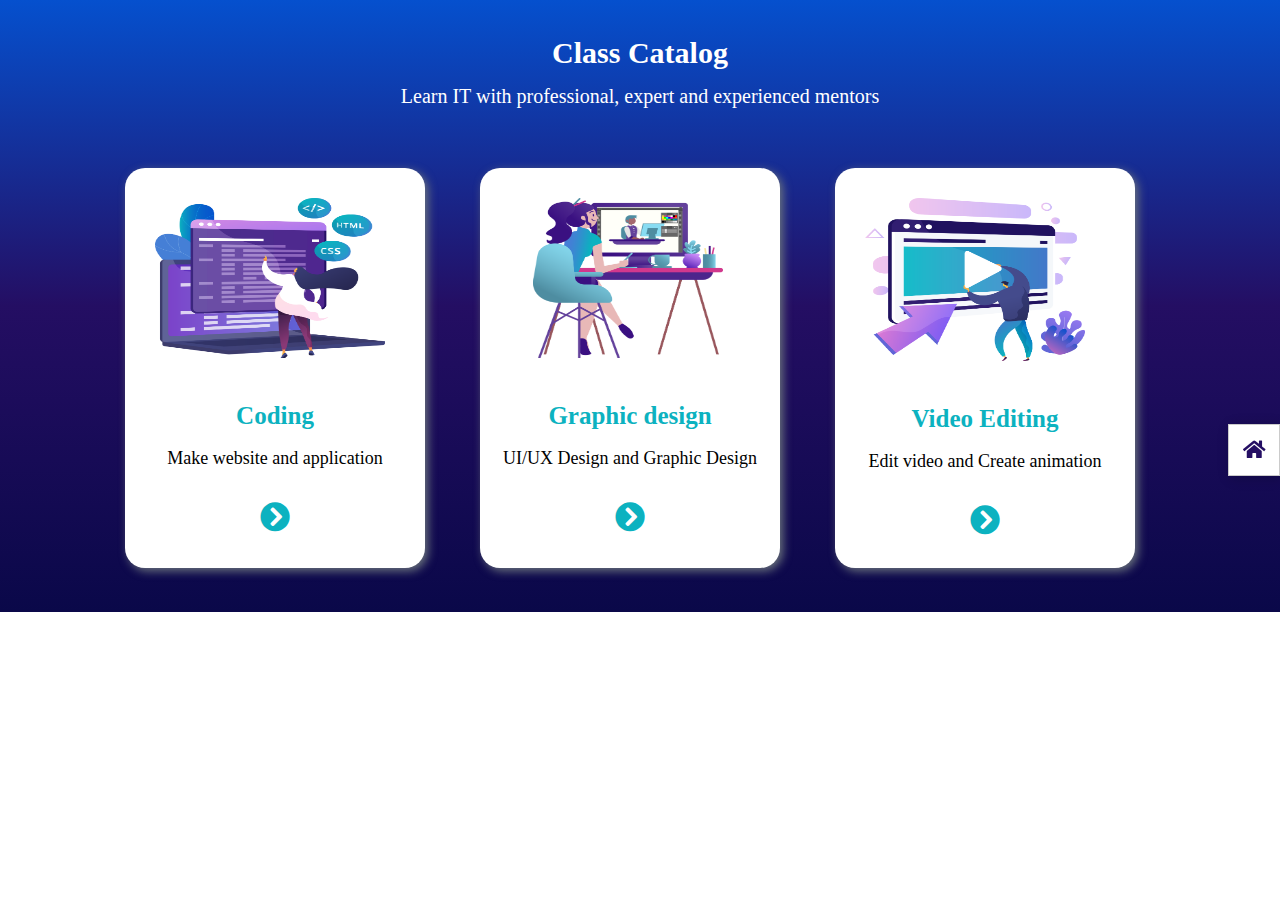
<file: catalog.html>
<!DOCTYPE html>
<html lang="en">
<head>
    <meta charset="UTF-8">
    <meta http-equiv="X-UA-Compatible" content="IE=edge">

    <title>Tech-Course Catalog</title>
    <link rel="stylesheet" type="text/css" href="catalog.css">
    <link rel="stylesheet" type="text/css" href="https://cdnjs.cloudflare.com/ajax/libs/font-awesome/5.15.3/css/all.min.css">
</head>

<body>
    <div class="class-container" id="class">
        <h2>Class Catalog</h2>
        <h4>Learn IT with professional, expert and experienced mentors</h4>
        <div class="class-box">
            <div class="box">
                <div class="class">
                    <img src="coding.png" alt="coding" height="160px" width="230px" class="illus">
                    <h3>Coding</h3>
                    <p>Make website and application</p>
                    <a href="coding.html"><i class="fas fa-chevron-circle-right"></i></a>
                </div>
            </div>
            <div class="box">
                <div class="class">
                    <img src="graphicdesign.png" alt="graphicdesign" height="160px" width="190px" class="illus2 ">
                    <h3>Graphic design</h3>
                    <p>UI/UX Design and Graphic Design </p>
                    <a href="graphic.html"><i class="fas fa-chevron-circle-right"></i></a>
                </div>
            </div>
            <div class="box">
                <div class="class">
                    <img src="video.png" alt="video" height="163px" width="220px" class="illus">
                    <h3>Video Editing</h3>
                    <p>Edit video and Create animation</p>
                    <a href="editing.html"><i class="fas fa-chevron-circle-right"></i></a>
                </div>
            </div>
        </div>
    </div> 

    <div class="sosbar">
        <a href="index.html"><i class="fas fa-home"></i></a>
    </div>
</body>
</html>
</file>
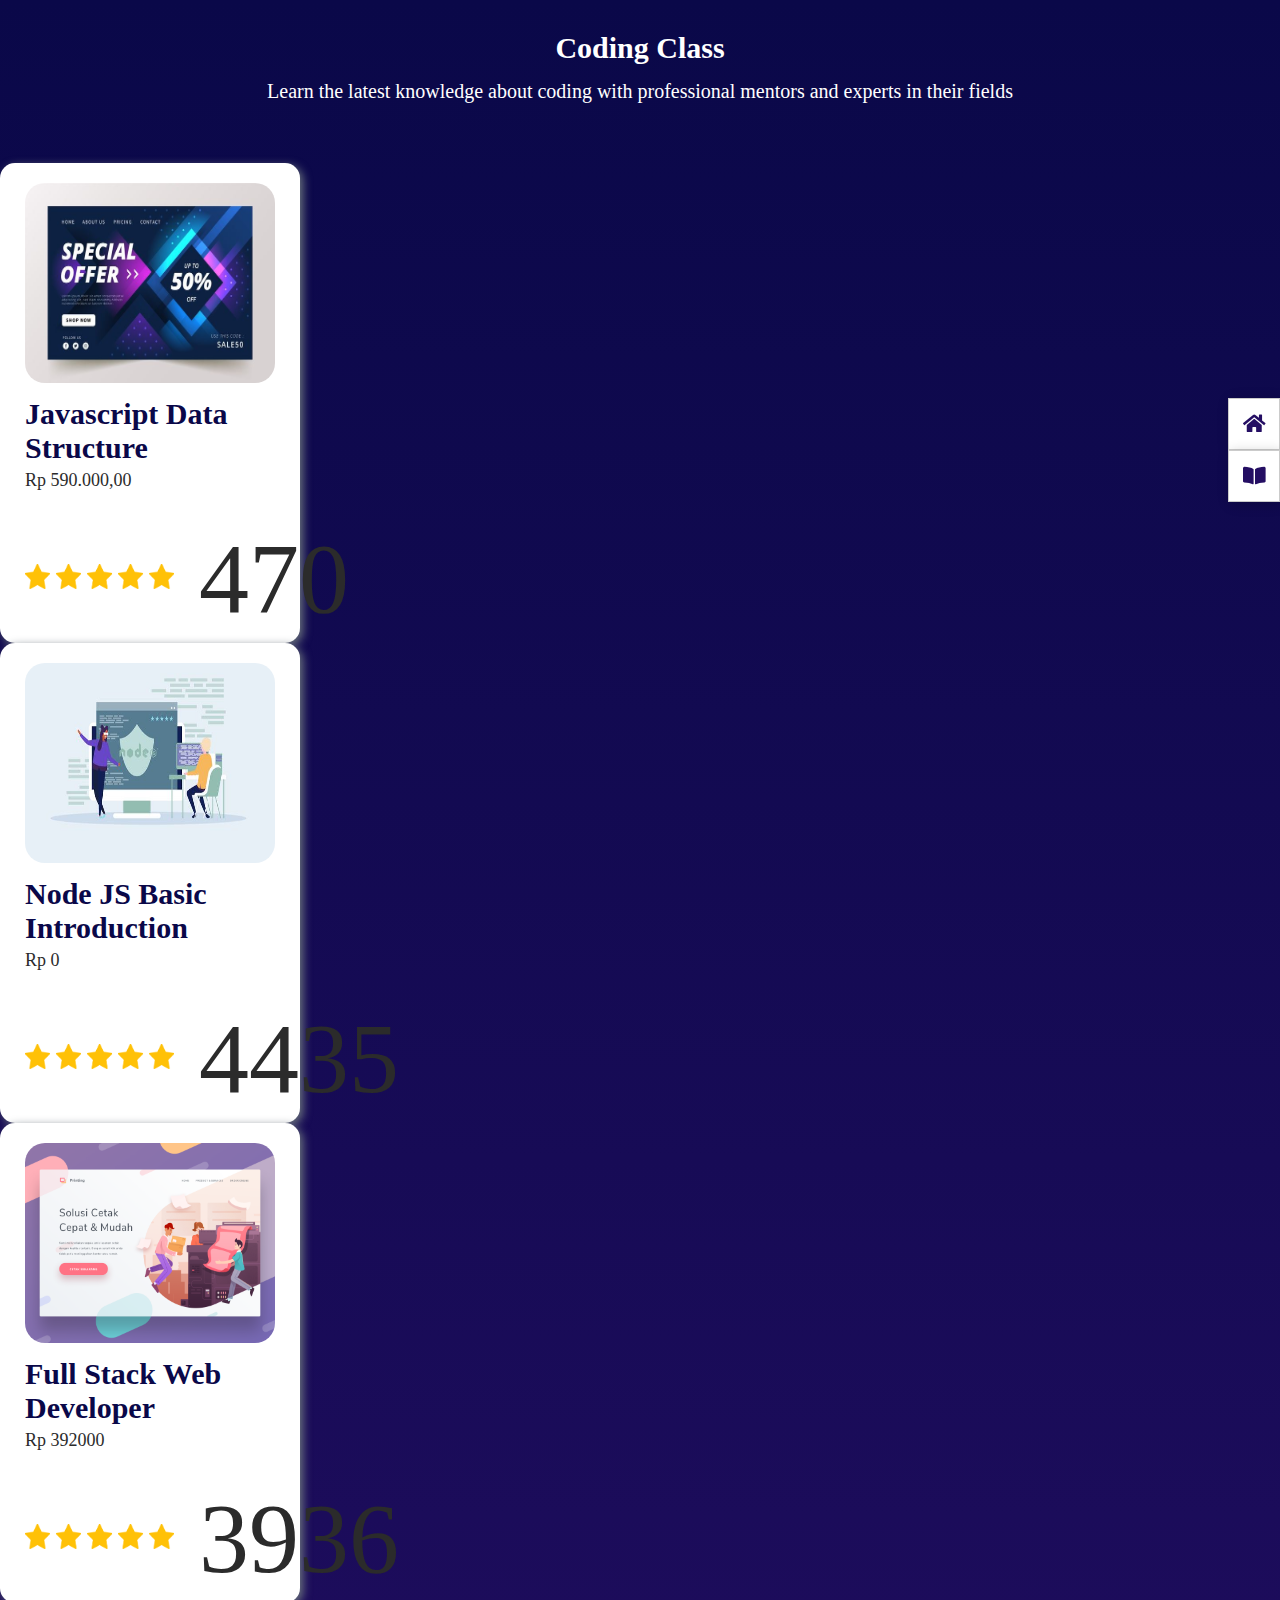
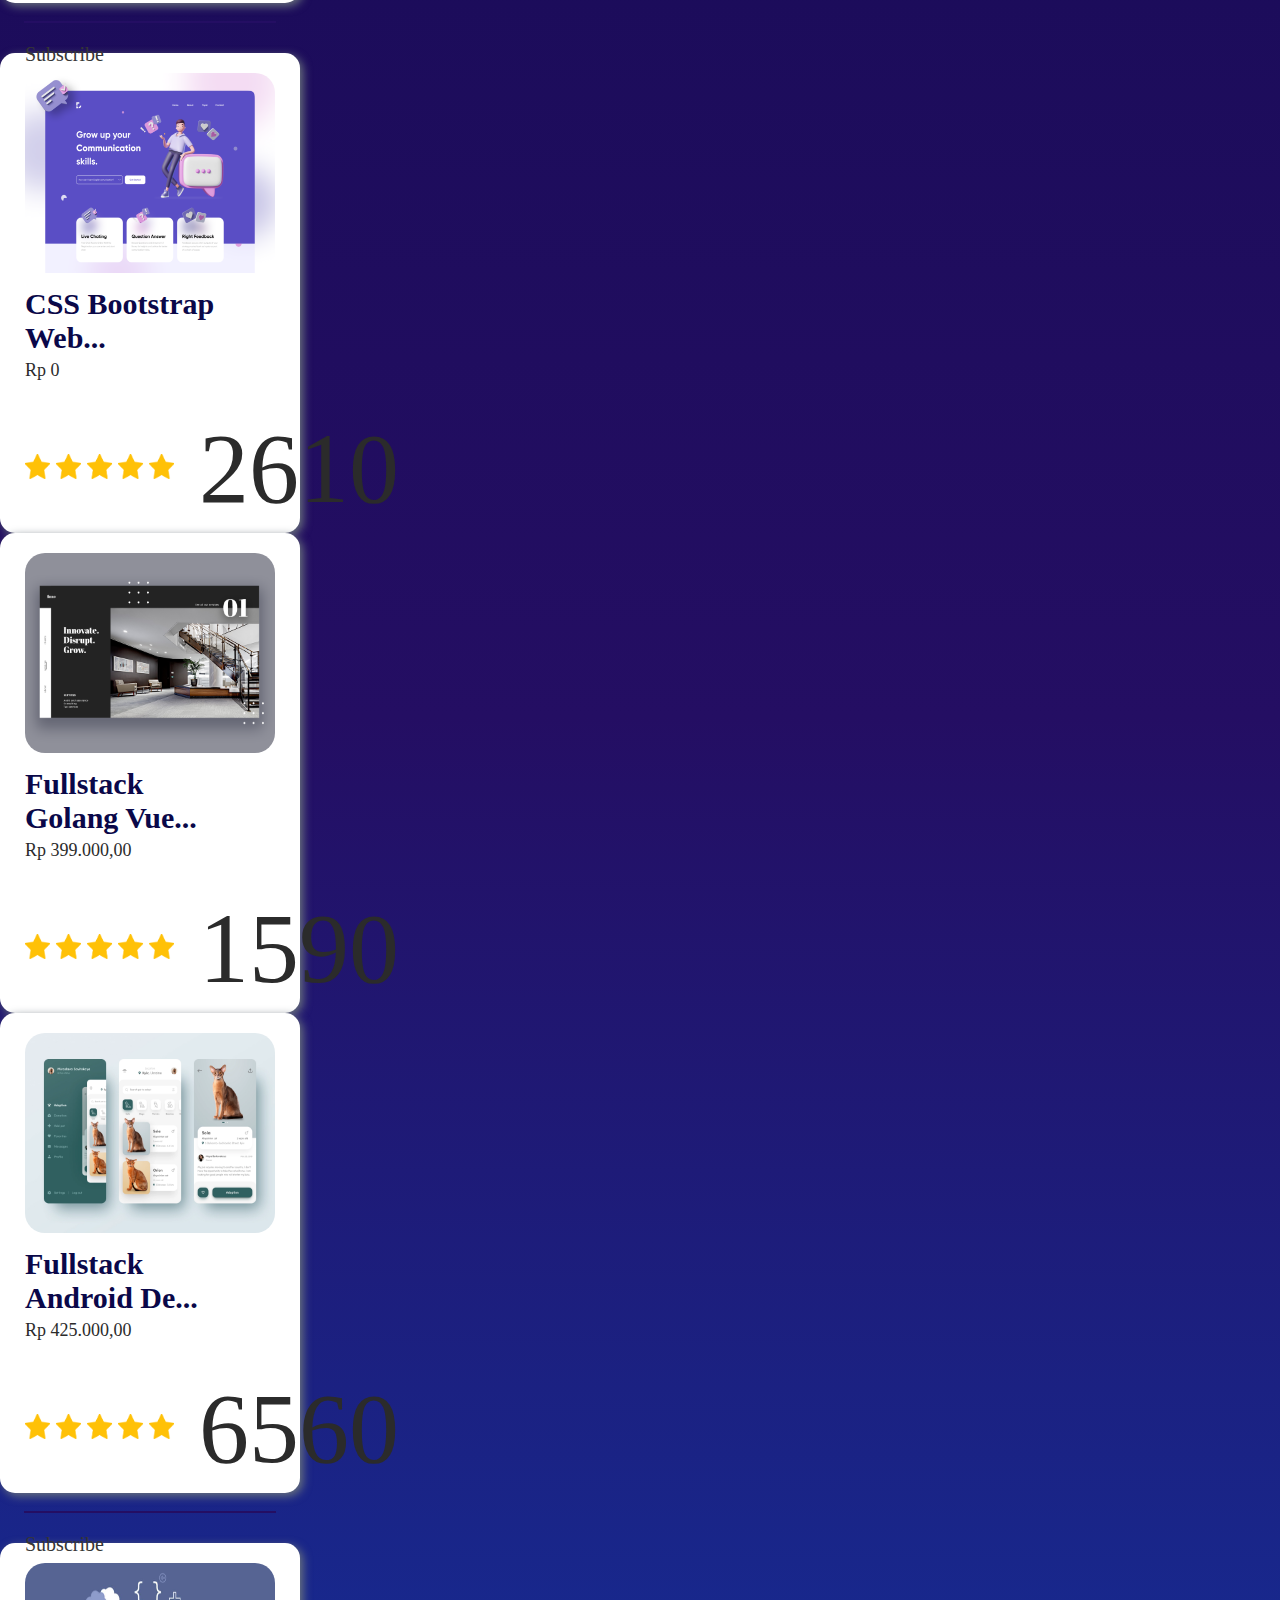
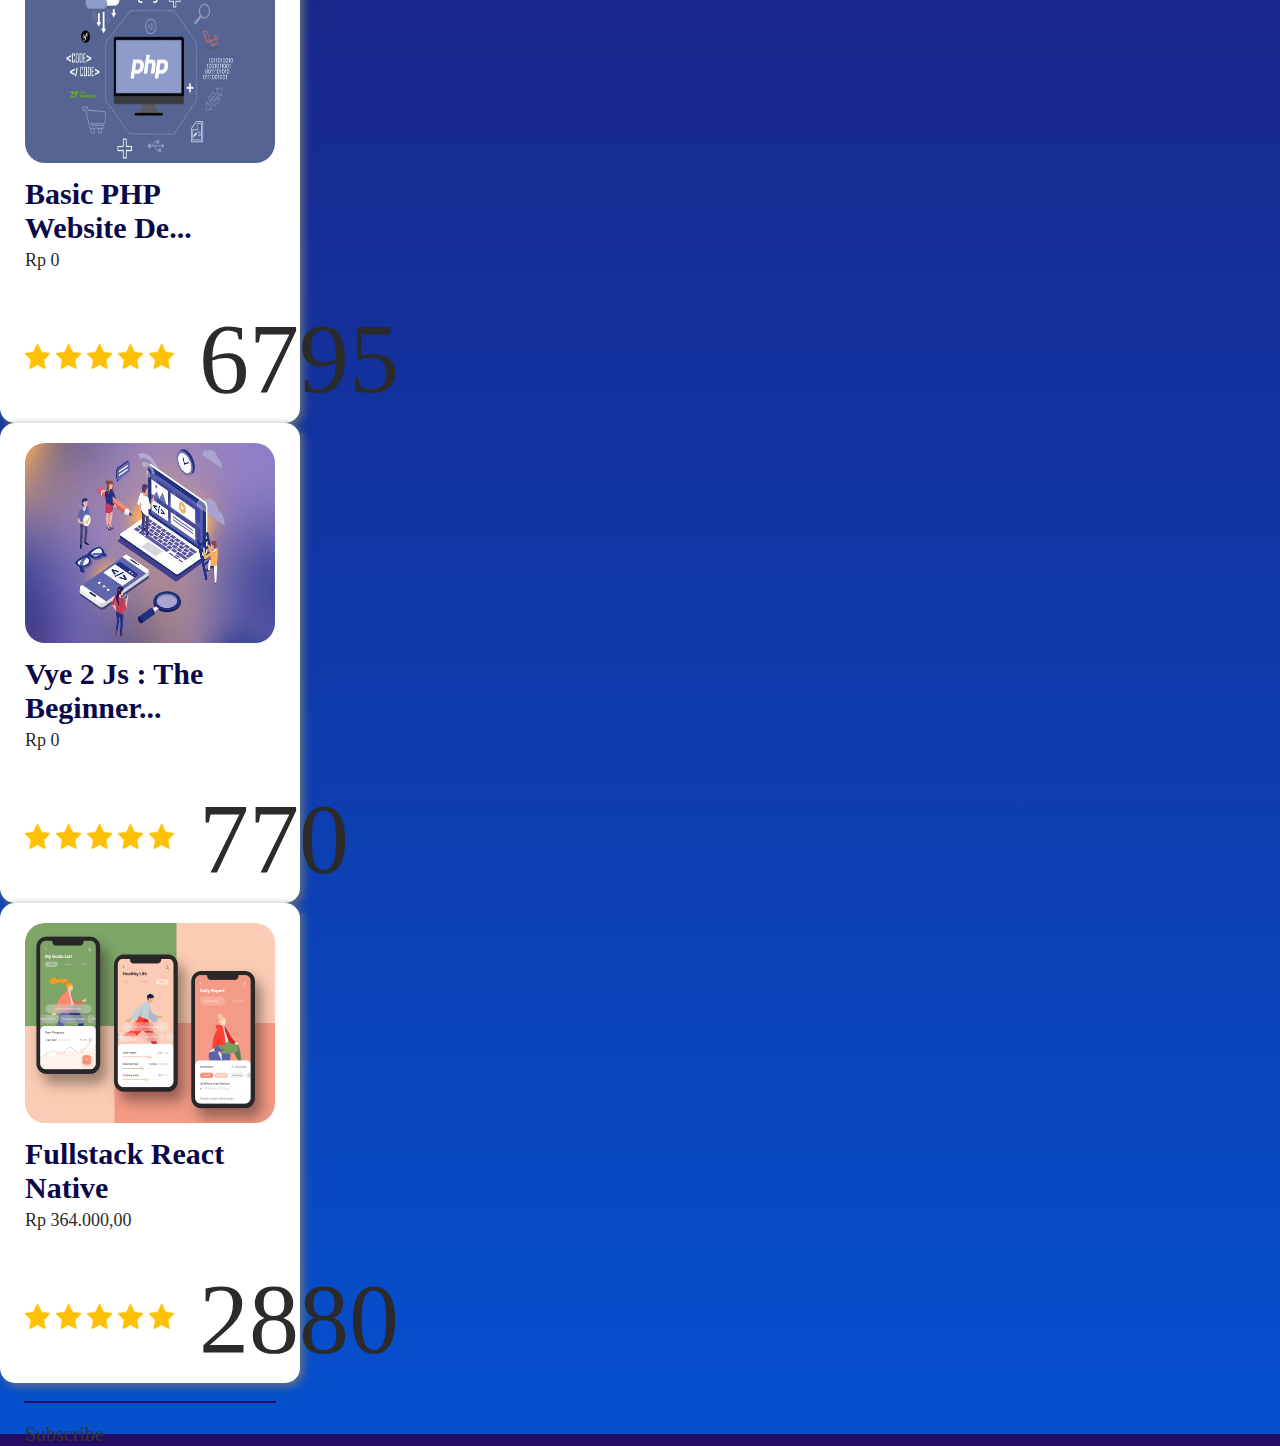
<file: coding.html>
<!DOCTYPE html>
<html lang="en">
<head>
    <meta charset="UTF-8">
    <meta http-equiv="X-UA-Compatible" content="IE=edge">
    <meta name="viewport" content="width=device-width, initial-scale=1.0">
    <title>Coding Class Tech Course</title>
    <link rel="stylesheet" type="text/css" href="coding.css">
    <link rel="stylesheet" type="text/css" href="https://cdnjs.cloudflare.com/ajax/libs/font-awesome/5.15.3/css/all.min.css">
</head>
<body>
 
    <div class="coding-container">
        <h2>Coding Class</h2>
        <h4>Learn the latest knowledge about coding with professional mentors and experts in their fields</h4>
        <div class="coding-box">
            <div class="box">
                <div class="coding">
                    <img src="js1.jpg" alt="JS Data Structure" height="200px" width="250px" class="illus">
                    <h3>Javascript Data Structure</h3>
                    <h4>Rp 590.000,00</h4>
                    <div class="text">
                        <img src="star.png" alt="Star" class="star" width="150" height="25">
                        <p>470</p>
                    </div>
                    <hr size="2" color="#240E63" noshade>
                    <p>Subscribe</p>
                </div>
            </div>

            <div class="box">
                <div class="coding">
                    <img src="node.jpg" alt="Node Js Basic" height="200px" width="250px" class="illus">
                    <h3>Node JS Basic Introduction</h3>
                    <h4>Rp 0</h4>
                    <div class="text">
                        <img src="star.png" alt="Star" class="star" width="150" height="25">
                        <p>4435</p>
                    </div>
                    <hr size="2" color="#240E63" noshade>
                    <p>Free Access</p>
                </div>
            </div>

            <div class="box">
                <div class="coding">
                    <img src="fullstack.png" alt="Full Stack Web" height="200px" width="250px" class="illus">
                    <h3>Full Stack Web Developer</h3>
                    <h4>Rp 392000</h4>
                    <div class="text">
                        <img src="star.png" alt="Star" class="star" width="150" height="25">
                        <p>3936</p>
                    </div>
                    <hr size="2" color="#240E63" noshade>
                    <p>Subscribe</p>
                </div>
            </div>
            
        </div>

        <div class="coding-box">
            <div class="box">
                <div class="coding">
                    <img src="cssbootstrap.png" alt="Css Bootstrap" height="200px" width="250px" class="illus">
                    <h3>CSS Bootstrap Web...</h3>
                    <h4>Rp 0</h4>
                    <div class="text">
                        <img src="star.png" alt="Star" class="star" width="150" height="25">
                        <p>2610</p>
                    </div>
                    <hr size="2" color="#240E63" noshade>
                    <p>Free Access</p>
                </div>
            </div>

            <div class="box">
                <div class="coding">
                    <img src="fullstackgol.png" alt="Learn Ai" height="200px" width="250px" class="illus">
                    <h3>Fullstack Golang Vue...</h3>
                    <h4>Rp 399.000,00</h4>
                    <div class="text">
                        <img src="star.png" alt="Star" class="star" width="150" height="25">
                        <p>1590</p>
                    </div>
                    <hr size="2" color="#240E63" noshade>
                    <p>Subscribe</p>
                </div>
            </div>

            <div class="box">
                <div class="coding">
                    <img src="FullstackAndro.png" alt="Fullstack Android Developer" height="200px" width="250px" class="illus">
                    <h3>Fullstack Android De...</h3>
                    <h4>Rp 425.000,00</h4>
                    <div class="text">
                        <img src="star.png" alt="Star" class="star" width="150" height="25">
                        <p>6560</p>
                    </div>
                    <hr size="2" color="#240E63" noshade>
                    <p>Subscribe</p>
                </div>
            </div>
            
        </div>

        <div class="coding-box">
            <div class="box">
                <div class="coding">
                    <img src="php.jpg" alt="Basic PHP Website Development" height="200px" width="250px" class="illus">
                    <h3>Basic PHP Website De...</h3>
                    <h4>Rp 0</h4>
                    <div class="text">
                        <img src="star.png" alt="Star" class="star" width="150" height="25">
                        <p>6795</p>
                    </div>
                    <hr size="2" color="#240E63" noshade>
                    <p>Free Access</p>
                </div>
            </div>

            <div class="box">
                <div class="coding">
                    <img src="vue.jpg" alt="Vue 2 Js" height="200px" width="250px" class="illus">
                    <h3>Vye 2 Js : The Beginner...</h3>
                    <h4>Rp 0</h4>
                    <div class="text">
                        <img src="star.png" alt="Star" class="star" width="150" height="25">
                        <p>770</p>
                    </div>
                    <hr size="2" color="#240E63" noshade>
                    <p>Free Access</p>
                </div>
            </div>

            <div class="box">
                <div class="coding">
                    <img src="fullstackreact.png" alt="Fullstack React Native" height="200px" width="250px" class="illus">
                    <h3>Fullstack React Native</h3>
                    <h4>Rp 364.000,00</h4>
                    <div class="text">
                        <img src="star.png" alt="Star" class="star" width="150" height="25">
                        <p>2880</p>
                    </div>
                    <hr size="2" color="#240E63" noshade>
                    <p>Subscribe</p>
                </div>
            </div>
            
        </div>
    </div>

    <div class="sosbar">
        <a href="index.html"><i class="fas fa-home"></i></a>
        <a href="catalog.html"><i class="fas fa-book-open"></i></a>
    </div>

</body>
</html>
</file>
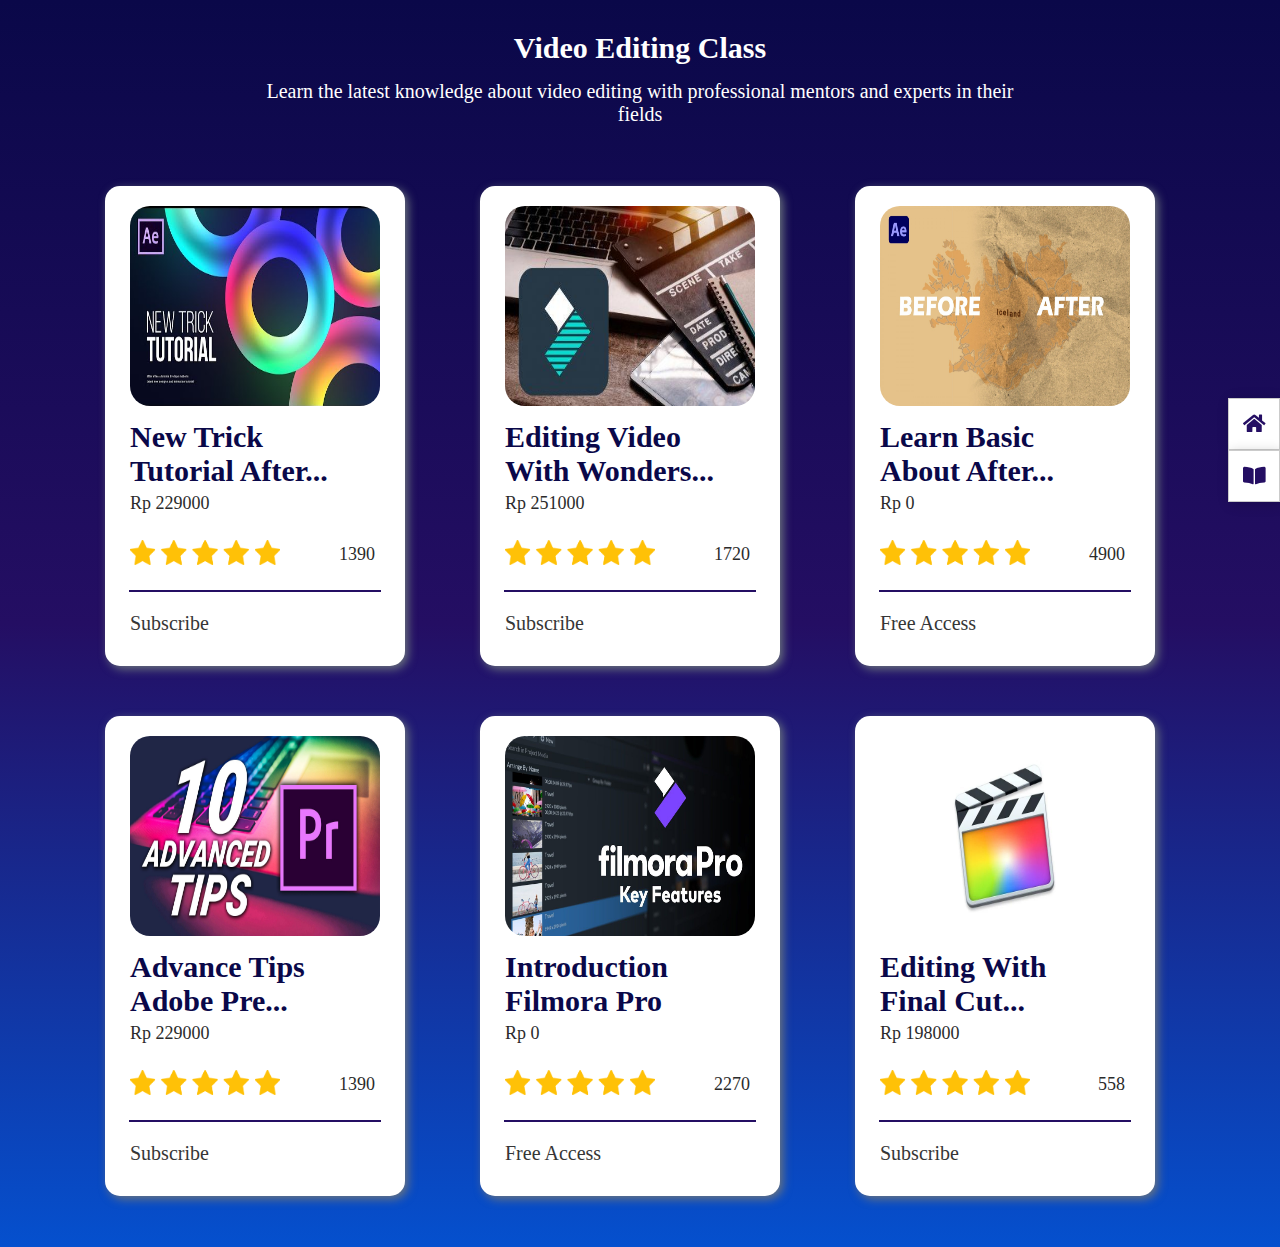
<file: editing.html>
<!DOCTYPE html>
<html lang="en">
<head>
    <meta charset="UTF-8">
    <meta http-equiv="X-UA-Compatible" content="IE=edge">
    <meta name="viewport" content="width=device-width, initial-scale=1.0">
    <link rel="stylesheet" type="text/css" href="editing.css">
    <link rel="stylesheet" type="text/css" href="https://cdnjs.cloudflare.com/ajax/libs/font-awesome/5.15.3/css/all.min.css">
    <title>Video Editing Class Tech-Course</title>
</head>
<body>
    
    <div class="editing-container">
        <h2>Video Editing Class</h2>
        <h4>Learn the latest knowledge about video editing with professional mentors and experts in their fields</h4>
        <div class="editing-box">
            <div class="box">
                <div class="editing">
                    <img src="newtrick.png" alt="New Trick Tutorial After Effect" height="200px" width="250px" class="illus">
                    <h3>New Trick Tutorial After...</h3>
                    <h4>Rp 229000</h4>
                    <div class="text">
                        <img src="star.png" alt="Star" class="star" width="150" height="25">
                        <p>1390</p>
                    </div>
                    <hr size="2" color="#240E63" noshade>
                    <p>Subscribe</p>
                </div>
            </div>

            <div class="box">
                <div class="editing">
                    <img src="Wondershare Filmora_ The Complete Video Editing Course _ Masuk Sarker Batista _ Skillshare.jpg" alt="TEditing Video With Wondershare Filmora" height="200px" width="250px" class="illus">
                    <h3>Editing Video With Wonders...</h3>
                    <h4>Rp 251000</h4>
                    <div class="text">
                        <img src="star.png" alt="Star" class="star" width="150" height="25">
                        <p>1720</p>
                    </div>
                    <hr size="2" color="#240E63" noshade>
                    <p>Subscribe</p>
                </div>
            </div>

            <div class="box">
                <div class="editing">
                    <img src="Learn Basic AE.jpg" alt="Learn Basic About After Effect" height="200px" width="250px" class="illus">
                    <h3>Learn Basic About After...</h3>
                    <h4>Rp 0</h4>
                    <div class="text">
                        <img src="star.png" alt="Star" class="star" width="150" height="25">
                        <p>4900</p>
                    </div>
                    <hr size="2" color="#240E63" noshade>
                    <p>Free Access</p>
                </div>
            </div>
            
        </div>

        <div class="editing-box">
            <div class="box">
                <div class="editing">
                    <img src="AdvanseTipsPr.jpg" alt="New Trick Tutorial After Effect" height="200px" width="250px" class="illus">
                    <h3>Advance Tips Adobe Pre...</h3>
                    <h4>Rp 229000</h4>
                    <div class="text">
                        <img src="star.png" alt="Star" class="star" width="150" height="25">
                        <p>1390</p>
                    </div>
                    <hr size="2" color="#240E63" noshade>
                    <p>Subscribe</p>
                </div>
            </div>

            <div class="box">
                <div class="editing">
                    <img src="filpro.jpg" alt="Introduction Filmora Pro" height="200px" width="250px" class="illus">
                    <h3>Introduction Filmora Pro</h3>
                    <h4>Rp 0</h4>
                    <div class="text">
                        <img src="star.png" alt="Star" class="star" width="150" height="25">
                        <p>2270</p>
                    </div>
                    <hr size="2" color="#240E63" noshade>
                    <p>Free Access</p>
                </div>
            </div>

            <div class="box">
                <div class="editing">
                    <img src="finalcutpro.jpg" alt="Editing With Final Cut" height="200px" width="250px" class="illus">
                    <h3>Editing With Final Cut...</h3>
                    <h4>Rp 198000</h4>
                    <div class="text">
                        <img src="star.png" alt="Star" class="star" width="150" height="25">
                        <p>558</p>
                    </div>
                    <hr size="2" color="#240E63" noshade>
                    <p>Subscribe</p>
                </div>
            </div>
            
        </div>

        <div class="sosbar">
            <a href="index.php"><i class="fas fa-home"></i></a>
            <a href="catalog.php"><i class="fas fa-book-open"></i></a>
        </div>
    

        
</body>
</html>
</file>
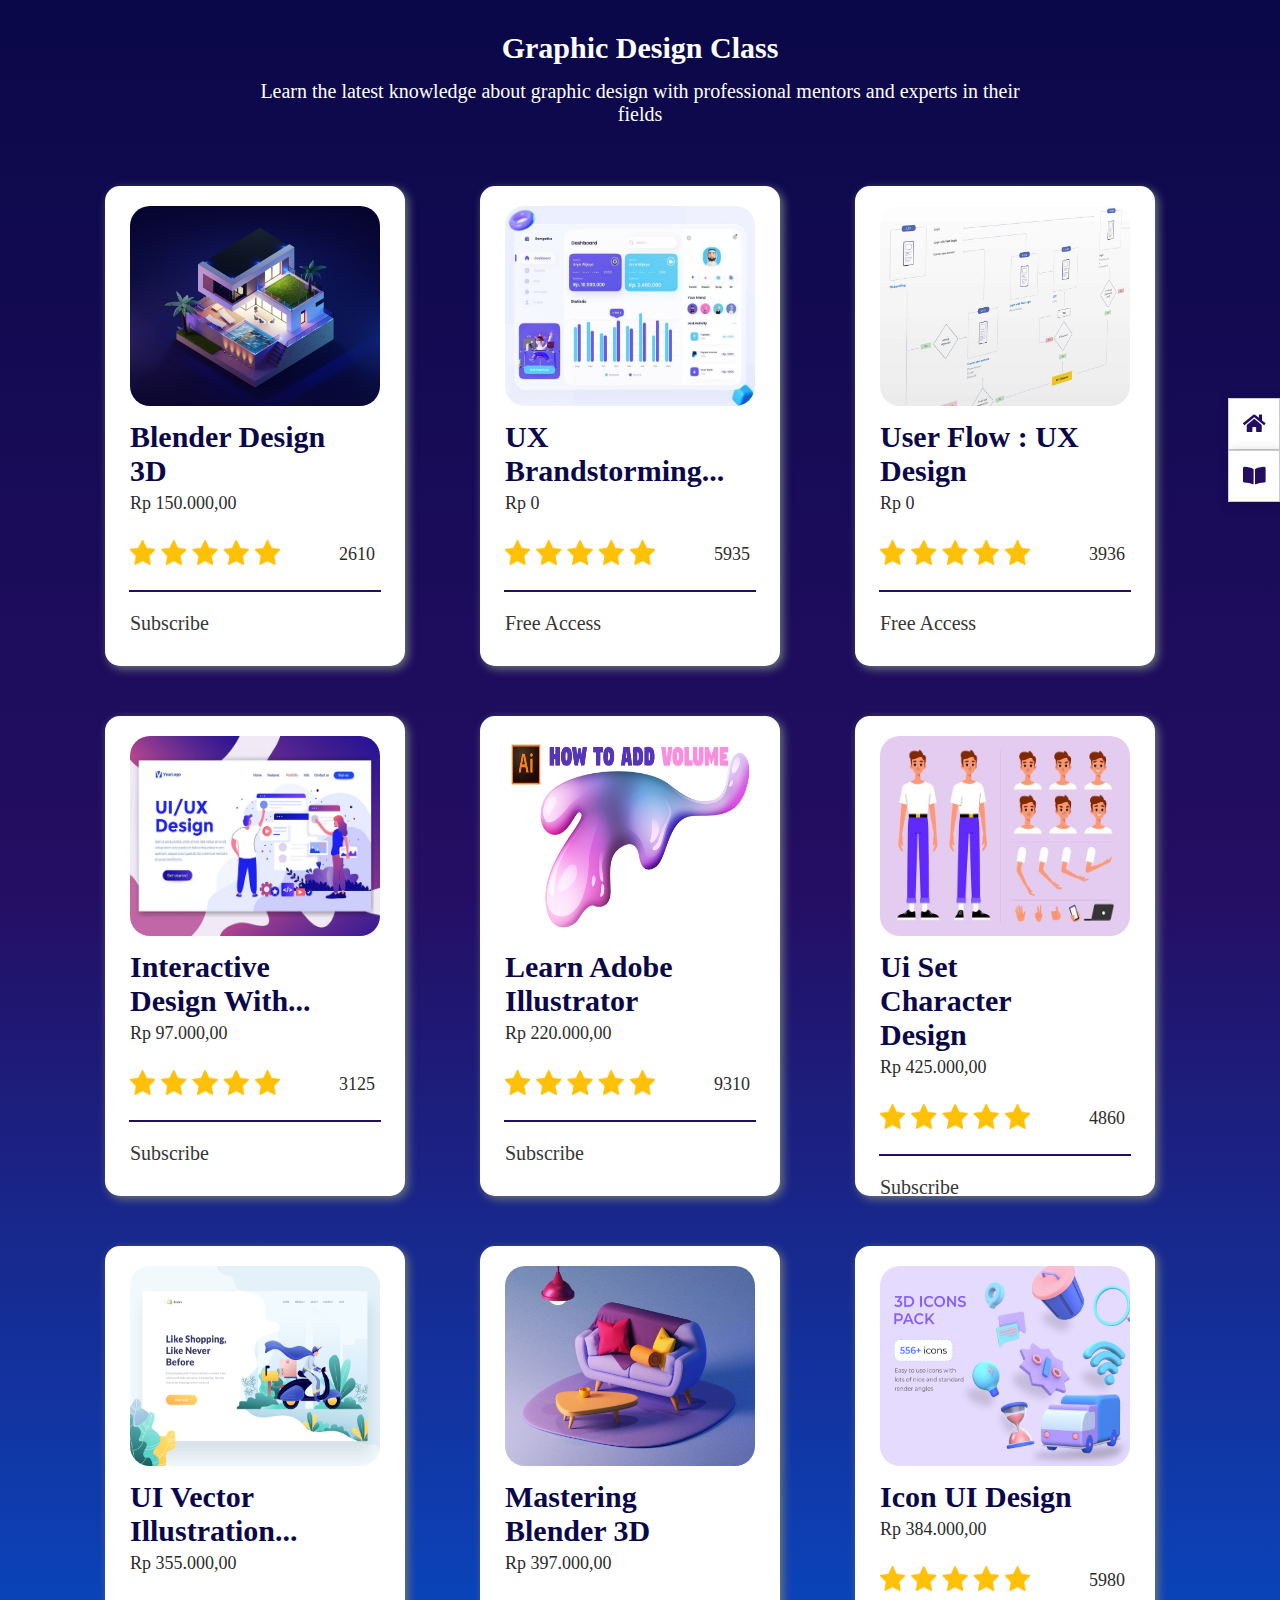
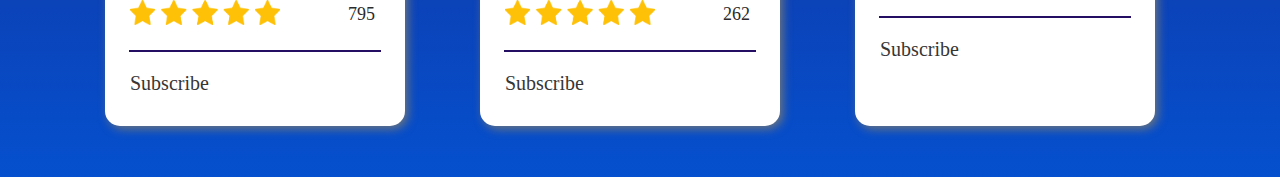
<file: graphic.html>
<!DOCTYPE html>
<html lang="en">
<head>
    <meta charset="UTF-8">
    <meta http-equiv="X-UA-Compatible" content="IE=edge">
    <meta name="viewport" content="width=device-width, initial-scale=1.0">
    <title>Graphic Design Tech Course</title>
    <link rel="stylesheet" type="text/css" href="graphic.css">
    <link rel="stylesheet" type="text/css" href="https://cdnjs.cloudflare.com/ajax/libs/font-awesome/5.15.3/css/all.min.css">
</head>
<body>
    <!--Review Section-->
    <div class="graphic-container">
        <h2>Graphic Design Class</h2>
        <h4>Learn the latest knowledge about graphic design with professional mentors and experts in their fields</h4>
        <div class="graphic-box">
            <div class="box">
                <div class="graphic">
                    <img src="blender.png" alt="Blender" height="200px" width="250px" class="illus">
                    <h3>Blender Design 3D</h3>
                    <h4>Rp 150.000,00</h4>
                    <div class="text">
                        <img src="star.png" alt="Star" class="star" width="150" height="25">
                        <p>2610</p>
                    </div>
                    <hr size="2" color="#240E63" noshade>
                    <p>Subscribe</p>
                </div>
            </div>

            <div class="box">
                <div class="graphic">
                    <img src="ux-brainstorming.jpg" alt="Ux Brandstorming" height="200px" width="250px" class="illus">
                    <h3>UX Brandstorming...</h3>
                    <h4>Rp 0</h4>
                    <div class="text">
                        <img src="star.png" alt="Star" class="star" width="150" height="25">
                        <p>5935</p>
                    </div>
                    <hr size="2" color="#240E63" noshade>
                    <p>Free Access</p>
                </div>
            </div>

            <div class="box">
                <div class="graphic">
                    <img src="userflow.png" alt="User Flow" height="200px" width="250px" class="illus">
                    <h3>User Flow : UX Design</h3>
                    <h4>Rp 0</h4>
                    <div class="text">
                        <img src="star.png" alt="Star" class="star" width="150" height="25">
                        <p>3936</p>
                    </div>
                    <hr size="2" color="#240E63" noshade>
                    <p>Free Access</p>
                </div>
            </div>
            
        </div>

        <div class="graphic-box">
            <div class="box">
                <div class="graphic">
                    <img src="interactive.jpg" alt="Interactive Design" height="200px" width="250px" class="illus">
                    <h3>Interactive Design With...</h3>
                    <h4>Rp 97.000,00</h4>
                    <div class="text">
                        <img src="star.png" alt="Star" class="star" width="150" height="25">
                        <p>3125</p>
                    </div>
                    <hr size="2" color="#240E63" noshade>
                    <p>Subscribe</p>
                </div>
            </div>

            <div class="box">
                <div class="graphic">
                    <img src="ai1.jpg" alt="Learn Ai" height="200px" width="250px" class="illus">
                    <h3>Learn Adobe Illustrator</h3>
                    <h4>Rp 220.000,00</h4>
                    <div class="text">
                        <img src="star.png" alt="Star" class="star" width="150" height="25">
                        <p>9310</p>
                    </div>
                    <hr size="2" color="#240E63" noshade>
                    <p>Subscribe</p>
                </div>
            </div>

            <div class="box">
                <div class="graphic">
                    <img src="uichar.jpg" alt="Ui Set Character Design" height="200px" width="250px" class="illus">
                    <h3>Ui Set Character Design</h3>
                    <h4>Rp 425.000,00</h4>
                    <div class="text">
                        <img src="star.png" alt="Star" class="star" width="150" height="25">
                        <p>4860</p>
                    </div>
                    <hr size="2" color="#240E63" noshade>
                    <p>Subscribe</p>
                </div>
            </div>
            
        </div>

        <div class="graphic-box">
            <div class="box">
                <div class="graphic">
                    <img src="uivector.png" alt="UI Vector Illus Design" height="200px" width="250px" class="illus">
                    <h3>UI Vector Illustration...</h3>
                    <h4>Rp 355.000,00</h4>
                    <div class="text">
                        <img src="star.png" alt="Star" class="star" width="150" height="25">
                        <p>795</p>
                    </div>
                    <hr size="2" color="#240E63" noshade>
                    <p>Subscribe</p>
                </div>
            </div>

            <div class="box">
                <div class="graphic">
                    <img src="masteringblend.png" alt="Matering Blender 3d" height="200px" width="250px" class="illus">
                    <h3>Mastering Blender 3D</h3>
                    <h4>Rp 397.000,00</h4>
                    <div class="text">
                        <img src="star.png" alt="Star" class="star" width="150" height="25">
                        <p>262</p>
                    </div>
                    <hr size="2" color="#240E63" noshade>
                    <p>Subscribe</p>
                </div>
            </div>

            <div class="box">
                <div class="graphic">
                    <img src="icon.jpg" alt="Icon UI Design" height="200px" width="250px" class="illus">
                    <h3>Icon UI Design</h3>
                    <h4>Rp 384.000,00</h4>
                    <div class="text">
                        <img src="star.png" alt="Star" class="star" width="150" height="25">
                        <p>5980</p>
                    </div>
                    <hr size="2" color="#240E63" noshade>
                    <p>Subscribe</p>
                </div>
            </div>
            
        </div>
    </div>

    <div class="sosbar">
        <a href="index.php"><i class="fas fa-home"></i></a>
        <a href="catalog.php"><i class="fas fa-book-open"></i></a>
    </div>

</body>
</html>
</file>
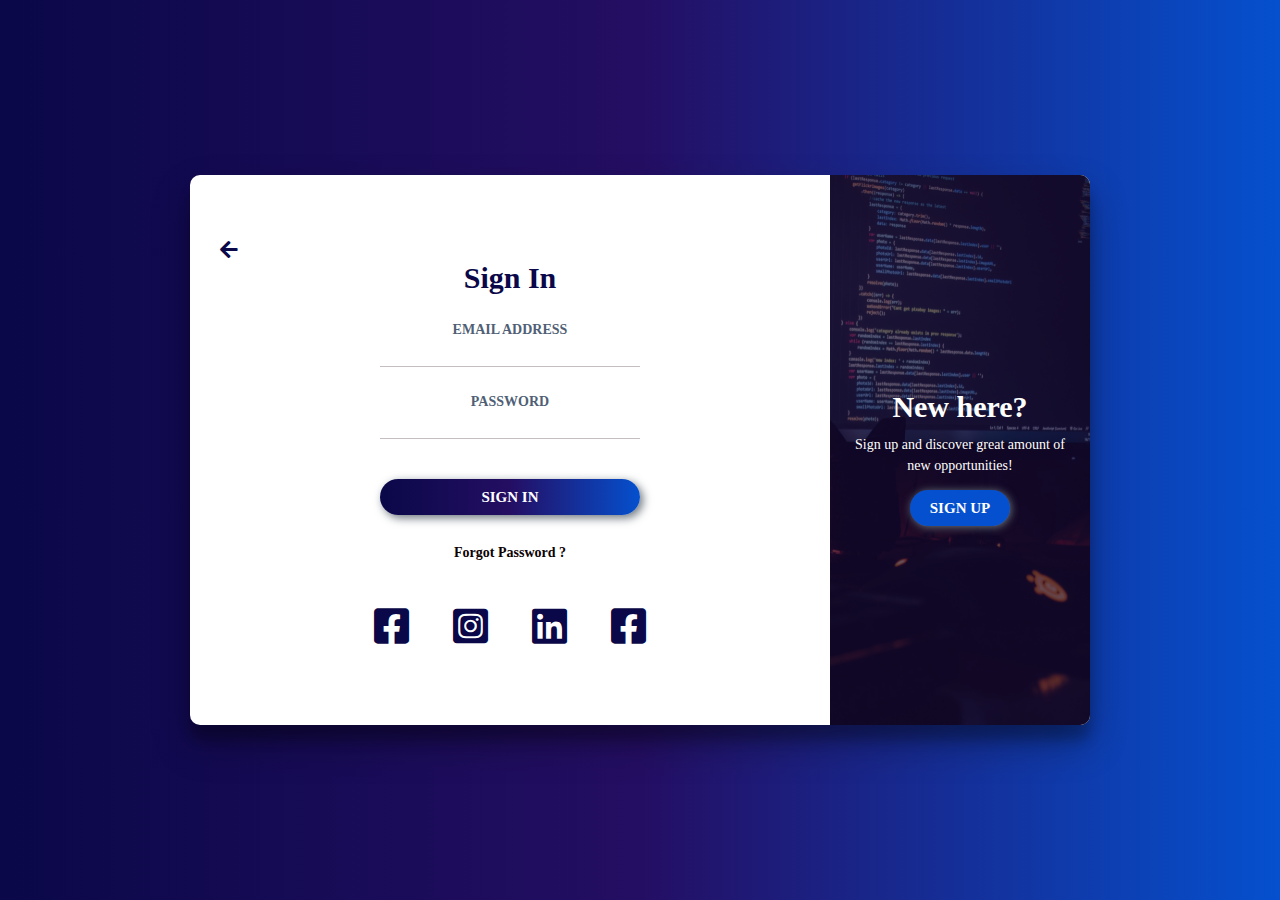
<file: signin.html>
<!DOCTYPE html>
<html lang="en">
<head>
    <meta charset="UTF-8">
    <meta http-equiv="X-UA-Compatible" content="IE=edge">
    <meta name="viewport" content="width=device-width, initial-scale=1.0">
    <title>Tech Course Sign In</title>
    <link rel="stylesheet" type="text/css" href="signin.css">
    <link rel="stylesheet" type="text/css" href="https://cdnjs.cloudflare.com/ajax/libs/font-awesome/5.15.3/css/all.min.css">
    <script src="https://cdn.jsdelivr.net/npm/bootstrap@5.1.1/dist/js/bootstrap.bundle.min.js" integrity="sha384-/bQdsTh/da6pkI1MST/rWKFNjaCP5gBSY4sEBT38Q/9RBh9AH40zEOg7Hlq2THRZ" crossorigin="anonymous"></script>
</head>
<body>
    <div class="cont">
        <div class="form sign-in">
          <a href="index.html"><i class="fas fa-arrow-left" onclick="return confirm('Are you sure to exit the sign in page?')"></i></a>
          <h2>Sign In</h2>
          
          <label>
            <span>Email Address</span>
            <input type="email" name="email">
          </label>
          <label>
            <span>Password</span>
            <input type="password" name="password">
          </label>
          <a href="index.html"><button type="button" class="submit" onclick="return confirm('Are you sure to sign in?')"> Sign In</button></a>
          <p class="forgot-pass">Forgot Password ?</p>
    
          <div class="socmed">
            <ul>
              <i class="fab fa-facebook-square"></i>
              <i class="fab fa-instagram-square"></i>
              <i class="fab fa-linkedin"></i>
              <i class="fab fa-facebook-square"></i>
            </ul>
          </div>
        </div>
    
        <div class="sub-cont">
          <div class="img">
            <div class="img-text m-up">
              <h2>New here?</h2>
              <p>Sign up and discover great amount of new opportunities!</p>
            </div>
            <div class="img-text m-in">
              <h2>One of us?</h2>
              <p>If you already has an account, just sign in. We've missed you!</p>
            </div>
            <div class="img-btn">
              <span class="m-up">Sign Up</span>
              <span class="m-in">Sign In</span>
            </div>
          </div>
          <div class="form sign-up">
            <a href="index.html"><i class="fas fa-arrow-left" onclick="return confirm('Are you sure to exit the sign up page?')"></i></a>
            <h2>Sign Up</h2>
            <label>
              <span>Name</span>
              <input type="text">
            </label>
            <label>
              <span>Email</span>
              <input type="email">
            </label>
            <label>
              <span>Password</span>
              <input type="password">
            </label>
            <label>
              <span>Confirm Password</span>
              <input type="password">
            </label>
            <button type="button" class="submit" onclick="return confirm('Are you sure to sign up?')"><a href="index.html"> Sign Up Now</a></button>
          </div>
        </div>
      </div>
    <script type="text/javascript" src="signin.js"></script>
</body>
</html>
</file>
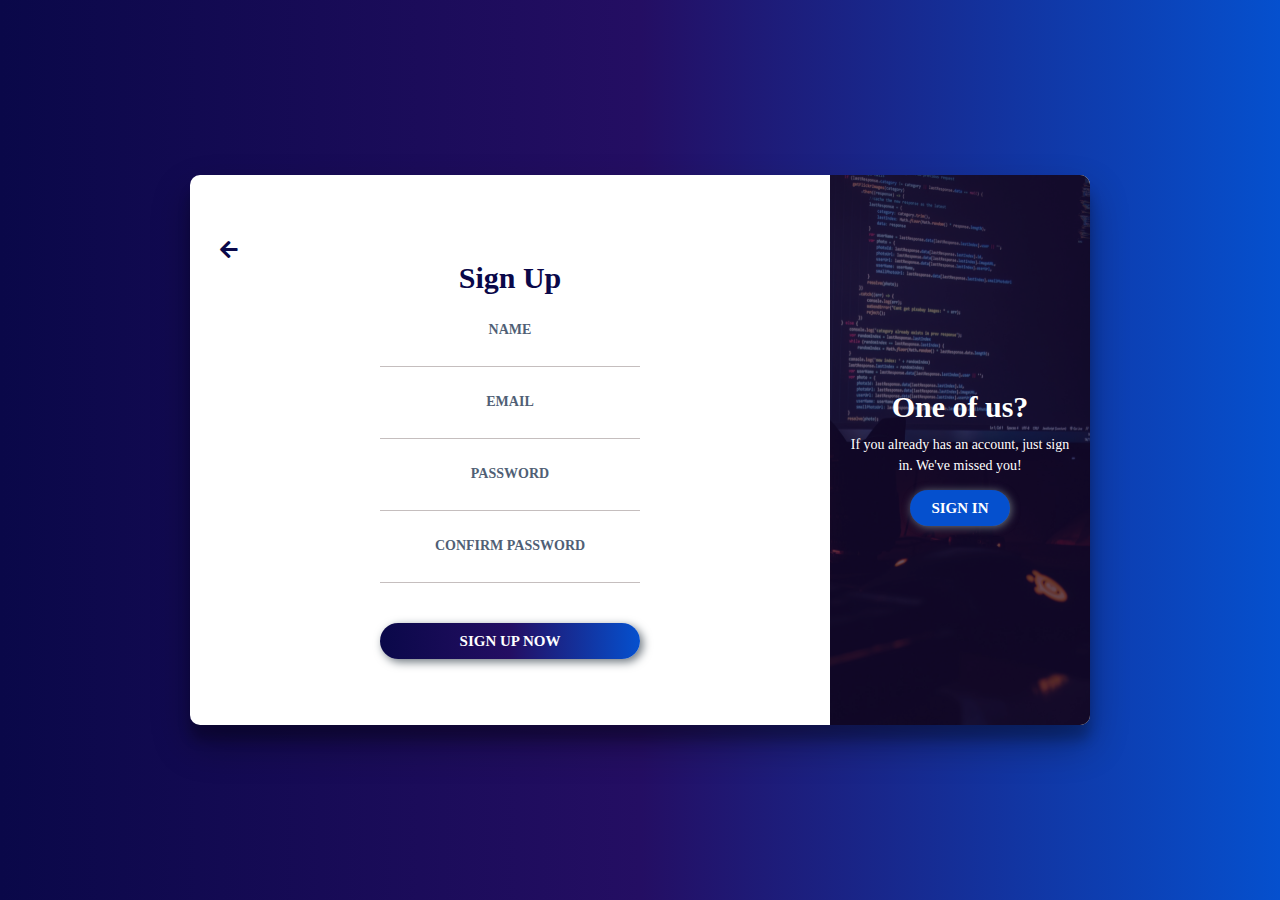
<file: signup.html>
<!DOCTYPE html>
<html lang="en">
<head>
    <meta charset="UTF-8">
    <meta http-equiv="X-UA-Compatible" content="IE=edge">
    <meta name="viewport" content="width=device-width, initial-scale=1.0">
    <title>Tech Course Sign In</title>
    <link rel="stylesheet" type="text/css" href="signup.css">
    <link rel="stylesheet" type="text/css" href="https://cdnjs.cloudflare.com/ajax/libs/font-awesome/5.15.3/css/all.min.css">
</head>
<body>
    <div class="cont">
        <div class="form sign-up">
            <a href="index.html"><i class="fas fa-arrow-left" onclick="return confirm('Are you sure to exit the sign up page?')"></i></a>
            <h2>Sign Up</h2>
            <label>
              <span>Name</span>
              <input type="text">
            </label>
            <label>
              <span>Email</span>
              <input type="email">
            </label>
            <label>
              <span>Password</span>
              <input type="password">
            </label>
            <label>
              <span>Confirm Password</span>
              <input type="password">
            </label>
            <button type="button" class="submit" onclick="return confirm('Are you sure to sign up?')"><a href="index.html"> Sign Up Now</a></button>
          </div>
    
        <div class="sub-cont">
          <div class="img">
            <div class="img-text m-up">
              <h2>New here?</h2>
              <p>Sign up and discover great amount of new opportunities!</p>
            </div>
            <div class="img-text m-in">
              <h2>One of us?</h2>
              <p>If you already has an account, just sign in. We've missed you!</p>
            </div>
            <div class="img-btn">
              <span class="m-up">Sign Up</span>
              <span class="m-in">Sign In</span>
            </div>
          </div>
          <div class="form sign-in">
            <a href="index.html"><i class="fas fa-arrow-left" onclick="return confirm('Are you sure to exit the sign in page?')"></i></a>
            <h2>Sign In</h2>
            <label>
              <span>Email Address</span>
              <input type="email" name="email">
            </label>
            <label>
              <span>Password</span>
              <input type="password" name="password">
            </label>
            <a href="index.html"><button type="button" class="submit" onclick="return confirm('Are you sure to sign in?')"> Sign In</button></a>
            <p class="forgot-pass">Forgot Password ?</p>
      
            <div class="socmed">
              <ul>
                <i class="fab fa-facebook-square"></i>
                <i class="fab fa-instagram-square"></i>
                <i class="fab fa-linkedin"></i>
                <i class="fab fa-facebook-square"></i>
              </ul>
            </div>
          </div>
          
        </div>
      </div>
    <script type="text/javascript" src="signup.js"></script>
</body>
</html>
</file>
<file: catalog.css>
body{
    background-color: linear-gradient(to bottom, #0550CE, #240E63, #0A0849);
    margin: 0;
    padding: 0px;
}

a{
    text-decoration: none;
}


.class-container{
    margin-top: 0px;
    padding: 0.1% 0; 
    background: linear-gradient(to bottom, #0550CE, #240E63, #0A0849);
    align-items: center;
    margin-bottom: 0px;
    height: auto;
}

.class-container h2{
    text-align: center;
    font-family: calibri;
    font-weight: bolder;
    color: white;
    font-size: 30px;
    margin-top: 35px;
}

.class-container h4{
    text-align: center;
    font-family: calibri;
    font-weight: lighter;
    color: white;
    font-size: 20px;
    margin-top: -10px;
    margin-bottom: 60px;
    margin-left: 20%;
    margin-right: 20%;
}

.class-container .class-box{
    margin-right: 10px;
    margin-left: 90px;
    margin-bottom: 43px;
}

.class-container .class-box .box {
    width: 300px;
    height: 400px;
    background-color: white;
    box-shadow: 3px 3px 10px #6c757d;
    align-items: center;
    border-color: transparent;
    margin-left: 35px;
    margin-right: 20px;
    border-radius: 20px;
}

.class-container .class-box .box .class .illus{
    margin-left: 30px;
    margin-top: 30px;
    margin-bottom: 15px;
}

.class-container .class-box .box .class .illus2{
    margin-left: 53px;
    margin-top: 30px;
    margin-bottom: 15px;
}

.class-container .class-box .box .class h3{
    font-family: calibri;
    font-weight: bold;
    font-size: 25px;
    text-align: center;
    color: #0CB2C0;
    margin-bottom: 10px;
}

.class-container .class-box .box  .class p{
    font-family: calibri;
    font-weight: lighter;
    font-size: 18px;
    text-align: center;
    color: black;
}

.class-container .class-box{
    justify-content: flex;
    display: flex;
    align-items: center;
}

.class-container .class-box .box .class i{
    margin-left: 135px;
    margin-top: 15px;
    color: #0CB2C0;
    font-size: 30px;
}

.class-container .class-box .box .class i:hover{
    color: #457FD6;
    font-size: 35px;
}

.sosbar{
    position: fixed;
    top: 50%;
    right: 0px;
    transform: translateY(-50%);
}

.sosbar a{
    display: flex;
    justify-content: center;
    align-items: center;
    width: 50px;
    height: 50px;
    padding: 0px;
    margin: 0px;
    line-height: 0px;
    background-color: #FFFFFF;
    border: 1px solid #cbcbcb;
    box-shadow: 2px 2px 12px rgb(0, 0, 0, 0.2);
}

.sosbar i{
    color: #240E63;
    font-size: 20px;
}

.sosbar a:hover{
    background-color: #0A0849;
    box-shadow:3px 3px 10px #6c757d ;
    border-color: transparent;
}

.sosbar i:hover{
    color: white;
}
</file>
<file: coding.css>
body{
    background-color: #240E63;
    margin: 0;
    padding: 0px;
}

ul{
    list-style: none;
}

a{
    text-decoration: none;
}

.coding-container{
    margin-top: 0px;
    padding: 0.1% 0; 
    background: linear-gradient(to top, #0550CE, #240E63, #0A0849);
    align-items: center;
    margin-bottom: 0px;
}

.coding-container h2{
    text-align: center;
    font-family: calibri;
    font-weight: bolder;
    color: white;
    font-size: 30px;
    margin-top: 30px;
}

.coding-container h4{
    text-align: center;
    font-family: calibri;
    font-weight: lighter;
    color: white;
    font-size: 20px;
    margin-top: -10px;
    margin-bottom: 60px;
    margin-left: 20%;
    margin-right: 20%;
}

.coding-container .coding-box{
    /* margin-right: 10px;
    margin-left: 90px; */
    margin-bottom: 50px;
}

.coding-container .coding-box .box {
    width: 300px;
    height: 480px;
    background-color: white;
    box-shadow: 3px 3px 10px #6c757d;
    align-items: center;
    border-color: transparent;
    /* margin-left: 20px;
    margin-right: 20px; */
    border-radius: 15px;
}

.coding-container .coding-box .box .coding .illus{
    margin-left: 25px;
    margin-top: 20px;
    border-radius: 20px;
    border-color: transparent;
    margin-right: 25px;
}

.coding-container .coding-box .box .coding .text{
    justify-content: flex;
    display: flex;
    align-items: center;
    justify-content: space-between;
}

.coding-container .coding-box .box .coding .button{
    justify-content: flex;
    display: flex;
    align-items: center;
    justify-content: space-between;
}

.coding-container .coding-box .box .coding .button button{
    width: 100px;
    height: 40px;
    border-radius: 20px;
    font-family: calibri;
    font-size: 14px;
    font-weight: bold;
    outline: none;
    align-items: center;
    background: #0A0849;
    border-color: transparent;
    color: white;
    box-shadow: 2px 2px 8px rgba(0, 0, 0, 0.30) ;
    margin-left: 60px;   
    margin-top: 25px; 
}

.coding-container .coding-box .box .coding .text .star{
    margin-left: 25px;
    margin-top: 10px;
    float: left;
}

.coding-container .coding-box .box .coding .text p{
    float: right;
    margin-top: 20px;
    font-family: calibri;
    font-weight: lighter;
    color: rgb(43, 43, 43);
    margin-right: 30px;
    font-size: 100px;
}

.coding-container .coding-box .box .coding h3{
    font-family: calibri;
    font-weight: bold;
    font-size: 30px;
    text-align: left;
    margin-left: 25px;
    color: #0A0849;
    margin-bottom: 5px;
    margin-top: 10px;
    margin-right: 20%;
}

.coding-container .coding-box .box .coding h4{
    font-family: calibri;
    font-weight: lighter;
    font-size: 18px;
    text-align: left;
    margin-left: 25px;
    color: rgb(43, 43, 43);
    margin-top: 0px;
    margin-bottom: 10px;
}

/* .coding-container .coding-box{
    justify-content: flex;
    display: flex;
    align-items: center;
} */

hr{
    width: 250px;
    margin-top: 20px;
}


.coding-container .coding-box .box .coding p{
    font-family: calibri;
    font-weight: lighter;
    font-size: 20px;
    text-align: left;
    margin-left: 25px;
    color: #363636;
    margin-bottom: 5px;
    margin-top: 20px;   
}

.sosbar{
    position: fixed;
    top: 50%;
    right: 0px;
    transform: translateY(-50%);
}

.sosbar a{
    display: flex;
    justify-content: center;
    align-items: center;
    width: 50px;
    height: 50px;
    padding: 0px;
    margin: 0px;
    line-height: 0px;
    background-color: #FFFFFF;
    border: 1px solid #cbcbcb;
    box-shadow: 2px 2px 12px rgb(0, 0, 0, 0.2);
}

.sosbar i{
    color: #240E63;
    font-size: 20px;
}

.sosbar a:hover{
    background-color: #0A0849;
    box-shadow:3px 3px 10px #6c757d ;
    border-color: transparent;
}

.sosbar i:hover{
    color: white;
}
</file>
<file: editing.css>
body{
    background-color: #240E63;
    margin: 0;
    padding: 0px;
}

ul{
    list-style: none;
}

a{
    text-decoration: none;
}

.editing-container{
    margin-top: 0px;
    padding: 0.1% 0; 
    background: linear-gradient(to top, #0550CE, #240E63, #0A0849);
    align-items: center;
    margin-bottom: 0px;
}

.editing-container h2{
    text-align: center;
    font-family: calibri;
    font-weight: bolder;
    color: white;
    font-size: 30px;
    margin-top: 30px;
}

.editing-container h4{
    text-align: center;
    font-family: calibri;
    font-weight: lighter;
    color: white;
    font-size: 20px;
    margin-top: -10px;
    margin-bottom: 60px;
    margin-left: 20%;
    margin-right: 20%;
}

.editing-container .editing-box{
    margin-right: 10px;
    margin-left: 70px;
    margin-bottom: 50px;
}

.editing-container .editing-box .box {
    width: 300px;
    height: 480px;
    background-color: white;
    box-shadow: 3px 3px 10px #6c757d;
    align-items: center;
    border-color: transparent;
    margin-left: 35px;
    margin-right: 40px;
    border-radius: 15px;
}

.editing-container .editing-box .box .editing .illus{
    margin-left: 25px;
    margin-top: 20px;
    border-radius: 20px;
    border-color: transparent;
    margin-right: 25px;
}

.editing-container .editing-box .box .editing .text{
    justify-content: flex;
    display: flex;
    align-items: center;
    justify-content: space-between;
}

.editing-container .editing-box .box .editing .text .star{
    margin-left: 25px;
    margin-top: 10px;
    float: left;
}

.editing-container .editing-box .box .editing .text p{
    float: right;
    margin-top: 20px;
    font-family: calibri;
    font-weight: lighter;
    color: rgb(43, 43, 43);
    margin-right: 30px;
    font-size: 18px;
}

.editing-container .editing-box .box .editing h3{
    font-family: calibri;
    font-weight: bold;
    font-size: 30px;
    text-align: left;
    margin-left: 25px;
    color: #0A0849;
    margin-bottom: 5px;
    margin-top: 10px;
    margin-right: 20%;
}

.editing-container .editing-box .box .editing h4{
    font-family: calibri;
    font-weight: lighter;
    font-size: 18px;
    text-align: left;
    margin-left: 25px;
    color: rgb(43, 43, 43);
    margin-top: 0px;
    margin-bottom: 10px;
}

.editing-container .editing-box{
    justify-content: flex;
    display: flex;
    align-items: center;
}

hr{
    width: 250px;
    margin-top: 20px;
}


.editing-container .editing-box .box .editing p{
    font-family: calibri;
    font-weight: lighter;
    font-size: 20px;
    text-align: left;
    margin-left: 25px;
    color: #363636;
    margin-bottom: 5px;
    margin-top: 20px;   
}

.sosbar{
    position: fixed;
    top: 50%;
    right: 0px;
    transform: translateY(-50%);
}

.sosbar a{
    display: flex;
    justify-content: center;
    align-items: center;
    width: 50px;
    height: 50px;
    padding: 0px;
    margin: 0px;
    line-height: 0px;
    background-color: #FFFFFF;
    border: 1px solid #cbcbcb;
    box-shadow: 2px 2px 12px rgb(0, 0, 0, 0.2);
}

.sosbar i{
    color: #240E63;
    font-size: 20px;
}

.sosbar a:hover{
    background-color: #0A0849;
    box-shadow:3px 3px 10px #6c757d ;
    border-color: transparent;
}

.sosbar i:hover{
    color: white;
}
</file>
<file: graphic.css>
body{
    background-color: #240E63;
    margin: 0;
    padding: 0px;
}

ul{
    list-style: none;
}

a{
    text-decoration: none;
}

.graphic-container{
    margin-top: 0px;
    padding: 0.1% 0; 
    background: linear-gradient(to top, #0550CE, #240E63, #0A0849);
    align-items: center;
    margin-bottom: 0px;
}

.graphic-container h2{
    text-align: center;
    font-family: calibri;
    font-weight: bolder;
    color: white;
    font-size: 30px;
    margin-top: 30px;
}

.graphic-container h4{
    text-align: center;
    font-family: calibri;
    font-weight: lighter;
    color: white;
    font-size: 20px;
    margin-top: -10px;
    margin-bottom: 60px;
    margin-left: 20%;
    margin-right: 20%;
}

.graphic-container .graphic-box{
    margin-right: 10px;
    margin-left: 70px;
    margin-bottom: 50px;
}

.graphic-container .graphic-box .box {
    width: 300px;
    height: 480px;
    background-color: white;
    box-shadow: 3px 3px 10px #6c757d;
    align-items: center;
    border-color: transparent;
    margin-left: 35px;
    margin-right: 40px;
    border-radius: 15px;
}

.graphic-container .graphic-box .box .graphic .illus{
    margin-left: 25px;
    margin-top: 20px;
    border-radius: 20px;
    border-color: transparent;
    margin-right: 25px;
}

.graphic-container .graphic-box .box .graphic .text{
    justify-content: flex;
    display: flex;
    align-items: center;
    justify-content: space-between;
}

.graphic-container .graphic-box .box .graphic .text .star{
    margin-left: 25px;
    margin-top: 10px;
    float: left;
}

.graphic-container .graphic-box .box .graphic .text p{
    float: right;
    margin-top: 20px;
    font-family: calibri;
    font-weight: lighter;
    color: rgb(43, 43, 43);
    margin-right: 30px;
    font-size: 18px;
}

.graphic-container .graphic-box .box .graphic h3{
    font-family: calibri;
    font-weight: bold;
    font-size: 30px;
    text-align: left;
    margin-left: 25px;
    color: #0A0849;
    margin-bottom: 5px;
    margin-top: 10px;
    margin-right: 20%;
}

.graphic-container .graphic-box .box .graphic h4{
    font-family: calibri;
    font-weight: lighter;
    font-size: 18px;
    text-align: left;
    margin-left: 25px;
    color: rgb(43, 43, 43);
    margin-top: 0px;
    margin-bottom: 10px;
}

.graphic-container .graphic-box{
    justify-content: flex;
    display: flex;
    align-items: center;
}

hr{
    width: 250px;
    margin-top: 20px;
}


.graphic-container .graphic-box .box .graphic p{
    font-family: calibri;
    font-weight: lighter;
    font-size: 20px;
    text-align: left;
    margin-left: 25px;
    color: #363636;
    margin-bottom: 5px;
    margin-top: 20px;   
}

.sosbar{
    position: fixed;
    top: 50%;
    right: 0px;
    transform: translateY(-50%);
}

.sosbar a{
    display: flex;
    justify-content: center;
    align-items: center;
    width: 50px;
    height: 50px;
    padding: 0px;
    margin: 0px;
    line-height: 0px;
    background-color: #FFFFFF;
    border: 1px solid #cbcbcb;
    box-shadow: 2px 2px 12px rgb(0, 0, 0, 0.2);
}

.sosbar i{
    color: #240E63;
    font-size: 20px;
}

.sosbar a:hover{
    background-color: #0A0849;
    box-shadow:3px 3px 10px #6c757d ;
    border-color: transparent;
}

.sosbar i:hover{
    color: white;
}
</file>
<file: signin.css>
*{
  margin: 0;
  padding: 0;
  box-sizing: border-box;
  font-family: calibri;
}

body{
  width: 100%;
  height: 100vh;
  display: flex;
  justify-content: center;
  align-items: center;
  background: -webkit-linear-gradient(left, #0A0849, #240E63, #0550CE);
  font-family: calibri;
}


input, button{
  border:none;
  outline: none;
  background: none;
}

a{
  list-style: none;
  text-decoration: none;
}

.cont{
  overflow: hidden;
  position: relative;
  width: 900px;
  height: 550px;
  background: #fff;
  border-radius: 10px;
  box-shadow: 0 19px 38px rgba(0, 0, 0, 0.30), 0 15px 12px rgba(0, 0, 0, 0.22);
  border-color: transparent;
}

.profile{
  width: 90px;
  height: 35px;
  border-radius: 20px;
  font-family: calibri;
  font-size: 14px;
  font-weight: bold;
  outline: none;
  margin-right: 20px;
  align-items: center;
  background: #0CB2C0;
  border-color: transparent;
  color: white;
  margin-left: 20px;
  box-shadow: 3px 3px 10px #6c757d;
}

.form{
  position: relative;
  width: 640px;
  height: 100%;
  padding: 50px 30px;
  -webkit-transition:-webkit-transform 1.2s ease-in-out;
  transition: -webkit-transform 1.2s ease-in-out;
  transition: transform 1.2s ease-in-out;
  transition: transform 1.2s ease-in-out, -webkit-transform 1.2s ease-in-out;
}

h2{
  width: 100%;
  font-size: 30px;
  text-align: center;
}

.form h2{
  color: #0A0849;
}

.form i{
  font-size: 20px;
  color: #0A0849;
}

.form i:hover{
  color: #0550CE;
}

label{
  display: block;
  width: 260px;
  margin: 25px auto 0;
  text-align: center;
}

label span{
  font-size: 14px;
  font-weight: 600;
  color: #505f75;
  text-transform: uppercase;
}

input{
  display: block;
  width: 100%;
  margin-top: 5px;
  font-size: 16px;
  padding-bottom: 5px;
  border-bottom: 1px solid rgba(109, 93, 93, 0.4);
  text-align: center;
  font-family: calibri 
}

button{
  display: block;
  margin: 0 auto;
  width: 260px;
  height: 36px;
  border-radius: 30px;
  color: #fff;
  font-size: 15px;
  cursor: pointer;
  box-shadow: 3px 3px 10px #6c757d;
}

button:active{
  transform: scale(1.1);
}

.submit{
  margin-top: 40px;
  margin-bottom: 30px;
  text-transform: uppercase;
  font-weight: 600;
  font-family: calibri;
  background: -webkit-linear-gradient(left, #0A0849, #240E63, #0550CE);
}

.submit a{
  color: white;
  font-family: calibri;
  font-weight: bold;
}

.submit:hover{
  background: -webkit-linear-gradient(right, #0A0849, #240E63, #0550CE);
}

.forgot-pass{
  margin-top: 15px;
  text-align: center;
  font-size: 14px;
  font-weight: 600;
  color: #0c0101;
  cursor: pointer;
}

.forgot-pass:hover{
  color: #0550CE;
}

.socmed{
  width: 100%;
  text-align: center;
  margin-top: 20px;
}

ul{
  list-style: none;
}

.socmed{
  width: 100%;
  text-align: center;
  margin-top: 20px;
}

.socmed ul i{
  display: inline-block;
  margin: 25px 20px;
  cursor: pointer;
}

.socmed ul i{
  font-size: 40px;
  color: #0A0849;
}

.socmed ul i:hover{
  color: #0550CE;
}

.sub-cont{
  overflow: hidden;
  position: absolute;
  left: 640px;
  top: 0;
  width: 900px;
  height: 100%;
  padding-left: 260px;
  background: #fff;
  -webkit-transition: -webkit-transform 1.2s ease-in-out;
  transition: -webkit-transform 1.2s ease-in-out;
  transition: transform 1.2s ease-in-out;
}

.cont.s-signup .sub-cont{
  -webkit-transform:translate3d(-640px, 0, 0);
          transform:translate3d(-640px, 0, 0);
}

.img{
  overflow: hidden;
  z-index: 2;
  position: absolute;
  left: 0;
  top: 0;
  width: 260px;
  height: 100%;
  padding-top: 360px;
}

.img:before{
  content: '';
  position: absolute;
  right: 0;
  top: 0;
  width: 900px;
  height: 100%;
  background-image: url('bgprog.svg');
  background-size: cover;
  transition: -webkit-transform 1.2s ease-in-out;
  transition: transform 1.2s ease-in-out, -webkit-transform 1.2s ease-in-out;
}

.img:after{
  content: '';
  position: absolute;
  left: 0;
  top: 0;
  width: 100%;
  height: 100%;
  background: rgba(0,0,0,0.3);
}

.cont.s-signup .img:before{
  -webkit-transform:translate3d(640px, 0, 0);
          transform:translate3d(640px, 0, 0);
}

.img-text{
  z-index: 2;
  position: absolute;
  left: 0;
  top: 50px;
  width: 100%;
  padding: 0 20px;
  text-align: center;
  color: #fff;
  -webkit-transition:-webkit-transform 1.2s ease-in-out;
  transition: -webkit-transform 1.2s ease-in-out;
  transition: transform 1.2s ease-in-out, -webkit-transform 1.2s ease-in-out;
}

.img-text h2{
  margin-bottom: 10px;
  font-weight: bolder;
  margin-top: 75%;
}

.img-text p{
  font-size: 14px;
  line-height: 1.5;
  font-weight: normal;
}

.cont.s-signup .img-text.m-up{
  -webkit-transform:translateX(520px);
          transform:translateX(520px);
}

.img-text.m-in{
  -webkit-transform:translateX(-520px);
          transform:translateX(-520px);
}

.cont.s-signup .img-text.m-in{
  -webkit-transform:translateX(0);
          transform:translateX(0);
}


.sign-in{
  padding-top: 65px;
  -webkit-transition-timing-function:ease-out;
          transition-timing-function:ease-out;
}

.cont.s-signup .sign-in{
  -webkit-transition-timing-function:ease-in-out;
          transition-timing-function:ease-in-out;
  -webkit-transition-duration:1.2s;
          transition-duration:1.2s; 
  -webkit-transform:translate3d(640px, 0, 0);
          transform:translate3d(640px, 0, 0);
}

.img-btn{
  overflow: hidden;
  z-index: 2;
  position: relative;
  width: 100px;
  height: 36px;
  margin: 0 auto;
  background: #0550CE;
  color: #fff;
  text-transform: uppercase;
  font-size: 15px;
  cursor: pointer;
  border-radius: 30px;
  box-shadow: 1px 1px 8px #6c757d;
  margin-top: -45px;
  font-weight: bold
}

.img-btn:after{
  content: '';
  z-index: 2;
  position: absolute;
  left: 0;
  top: 0;
  width: 100%;
  height: 100%;
  border-color: transparent;
  border-radius: 30px;
  box-shadow: 3px 3px 10px #6c757d;
}

.img-btn:active{
  transform: scale(1.1);
}

.img-btn span{
  position: absolute;
  left: 0;
  top: 0;
  display: -webkit-box;
  display: flex;
  -webkit-box-pack:center;
  justify-content: center;
  align-items: center;
  width: 100%;
  height: 100%;
  -webkit-transition:-webkit-transform 1.2s;
  transition: -webkit-transform 1.2s;
  transition: transform 1.2s;
  transition: transform 1.2s, -webkit-transform 1.2s;;
}

.img-btn span.m-in{
  -webkit-transform:translateY(-72px);
          transform:translateY(-72px);
}

.cont.s-signup .img-btn span.m-in{
  -webkit-transform:translateY(0);
          transform:translateY(0);
}

.cont.s-signup .img-btn span.m-up{
  -webkit-transform:translateY(72px);
          transform:translateY(72px);
}

.sign-up{
  -webkit-transform:translate3d(-900px, 0, 0);
          transform:translate3d(-900px, 0, 0);
}

.cont.s-signup .sign-up{
  -webkit-transform:translate3d(0, 0, 0);
          transform:translate3d(0, 0, 0);
}
</file>
<file: signup.css>
*{
    margin: 0;
    padding: 0;
    box-sizing: border-box;
    font-family: calibri;
}

a{
    list-style: none;
    text-decoration: none;
}

body{
    width: 100%;
    height: 100vh;
    display: flex;
    justify-content: center;
    align-items: center;
    background: -webkit-linear-gradient(left, #0A0849, #240E63, #0550CE);
    font-family: calibri;
}

input, button{
    border:none;
    outline: none;
    background: none;
}

.profile{
    width: 90px;
    height: 35px;
    border-radius: 20px;
    font-family: calibri;
    font-size: 14px;
    font-weight: bold;
    outline: none;
    align-items: center;
    background: #0CB2C0;
    border-color: transparent;
    color: white;
    margin-left: 20px;
    box-shadow: 3px 3px 10px #6c757d;
}

.cont{
    overflow: hidden;
    position: relative;
    width: 900px;
    height: 550px;
    background: #fff;
    border-radius: 10px;
    box-shadow: 0 19px 38px rgba(0, 0, 0, 0.30), 0 15px 12px rgba(0, 0, 0, 0.22);
    border-color: transparent;
}

.form{
    position: relative;
    width: 640px;
    height: 100%;
    padding: 50px 30px;
    -webkit-transition:-webkit-transform 1.2s ease-in-out;
    transition: -webkit-transform 1.2s ease-in-out;
    transition: transform 1.2s ease-in-out;
    transition: transform 1.2s ease-in-out, -webkit-transform 1.2s ease-in-out;
}

h2{
    width: 100%;
    font-size: 30px;
    text-align: center;
}

.form h2{
    color: #0A0849;
  }

.form i{
    font-size: 20px;
    color: #0A0849;
}
  
.form i:hover{
    color: #0550CE;
}
  

label{
    display: block;
    width: 260px;
    margin: 25px auto 0;
    text-align: center;
}

label span{
    font-size: 14px;
    font-weight: 600;
    color: #505f75;
    text-transform: uppercase;
}

input{
    display: block;
    width: 100%;
    margin-top: 5px;
    font-size: 16px;
    padding-bottom: 5px;
    border-bottom: 1px solid rgba(109, 93, 93, 0.4);
    text-align: center;
    font-family: calibri 
}

button{
    display: block;
    margin: 0 auto;
    width: 260px;
    height: 36px;
    border-radius: 30px;
    color: #fff;
    font-size: 15px;
    cursor: pointer;
    box-shadow: 3px 3px 10px #6c757d;
}

button:active{
    transform: scale(1.1);
}

.submit{
    margin-top: 40px;
    margin-bottom: 30px;
    text-transform: uppercase;
    font-weight: 600;
    font-family: 'Nunito', sans-serif;
    background: -webkit-linear-gradient(left, #0A0849, #240E63, #0550CE);
}

.submit a{
    color: white;
    font-family: calibri;
    font-weight: bold;
    text-decoration: none;
}

.submit:hover{
    background: -webkit-linear-gradient(right, #0A0849, #240E63, #0550CE);
}

.forgot-pass{
    margin-top: 15px;
    text-align: center;
    font-size: 14px;
    font-weight: 600;
    color: #0c0101;
    cursor: pointer;
}

.forgot-pass:hover{
    color: #0550CE;
}

.socmed{
    width: 100%;
    text-align: center;
    margin-top: 20px;
}

ul{
    list-style: none;
}

.socmed{
    width: 100%;
    text-align: center;
    margin-top: 20px;
}

.socmed ul i{
    display: inline-block;
    margin: 25px 20px;
    cursor: pointer;
}

.socmed ul i{
    font-size: 40px;
    color: #0A0849;
}

.socmed ul i:hover{
    color: #0CB2C0;
}

.sub-cont{
    overflow: hidden;
    position: absolute;
    left: 640px;
    top: 0;
    width: 900px;
    height: 100%;
    padding-left: 260px;
    background: #fff;
    -webkit-transition: -webkit-transform 1.2s ease-in-out;
    transition: -webkit-transform 1.2s ease-in-out;
    transition: transform 1.2s ease-in-out;
}

.cont.s-signin .sub-cont{
    -webkit-transform:translate3d(-640px, 0, 0);
            transform:translate3d(-640px, 0, 0);
}

.img{
    overflow: hidden;
    z-index: 2;
    position: absolute;
    left: 0;
    top: 0;
    width: 260px;
    height: 100%;
    padding-top: 360px;
}

.img:before{
    content: '';
    position: absolute;
    right: 0;
    top: 0;
    width: 900px;
    height: 100%;
    background-image: url('bgprog.svg');
    background-size: cover;
    transition: -webkit-transform 1.2s ease-in-out;
    transition: transform 1.2s ease-in-out, -webkit-transform 1.2s ease-in-out;
    border-color: transparent;
}

.img:after{
    content: '';
    position: absolute;
    left: 0;
    top: 0;
    width: 100%;
    height: 100%;
    background: rgba(0,0,0,0.3);
    border-color: transparent;
}

.cont.s-signin .img:before{
    -webkit-transform:translate3d(640px, 0, 0);
            transform:translate3d(640px, 0, 0);
}

.img-text{
    z-index: 2;
    position: absolute;
    left: 0;
    top: 50px;
    width: 100%;
    padding: 0 20px;
    text-align: center;
    color: #fff;
    -webkit-transition:-webkit-transform 1.2s ease-in-out;
    transition: -webkit-transform 1.2s ease-in-out;
    transition: transform 1.2s ease-in-out, -webkit-transform 1.2s ease-in-out;
}

.img-text h2{
    margin-bottom: 10px;
    font-weight: bolder;
    margin-top: 75%;
}

.img-text p{
    font-size: 14px;
    line-height: 1.5;
    font-weight: normal;
}

.cont.s-signin .img-text.m-in{
    -webkit-transform:translateX(520px);
            transform:translateX(520px);
}

.img-text.m-up{
    -webkit-transform:translateX(-520px);
            transform:translateX(-520px);
}

.cont.s-signin .img-text.m-up{
    -webkit-transform:translateX(0);
            transform:translateX(0);
}


.sign-up{
    padding-top: 65px;
    -webkit-transition-timing-function:ease-out;
            transition-timing-function:ease-out;
}

.cont.s-signin .sign-up{
    -webkit-transition-timing-function:ease-in-out;
            transition-timing-function:ease-in-out;
    -webkit-transition-duration:1.2s;
            transition-duration:1.2s; 
    -webkit-transform:translate3d(640px, 0, 0);
            transform:translate3d(640px, 0, 0);
}

.img-btn{
    overflow: hidden;
    z-index: 2;
    position: relative;
    width: 100px;
    height: 36px;
    margin: 0 auto;
    background: #0550CE;
    color: #fff;
    text-transform: uppercase;
    font-size: 15px;
    cursor: pointer;
    border-radius: 30px;
    box-shadow: 1px 1px 8px #6c757d;
    margin-top: -45px;
    font-weight: bold;
}

.img-btn:after{
    content: '';
    z-index: 2;
    position: absolute;
    left: 0;
    top: 0;
    width: 100%;
    height: 100%;
    border-color: transparent;
    border-radius: 30px;
    box-shadow: 3px 3px 10px #6c757d;
}

.img-btn:active{
    transform: scale(1.1);
}

.img-btn span{
    position: absolute;
    left: 0;
    top: 0;
    display: -webkit-box;
    display: flex;
    -webkit-box-pack:center;
    justify-content: center;
    align-items: center;
    width: 100%;
    height: 100%;
    -webkit-transition:-webkit-transform 1.2s;
    transition: -webkit-transform 1.2s;
    transition: transform 1.2s;
    transition: transform 1.2s, -webkit-transform 1.2s;;
}

.img-btn span.m-up{
    -webkit-transform:translateY(-72px);
            transform:translateY(-72px);
}

.cont.s-signin .img-btn span.m-up{
    -webkit-transform:translateY(0);
            transform:translateY(0);
}

.cont.s-signin .img-btn span.m-in{
    -webkit-transform:translateY(72px);
            transform:translateY(72px);
}

.sign-in{
    -webkit-transform:translate3d(-900px, 0, 0);
            transform:translate3d(-900px, 0, 0);
}

.cont.s-signin .sign-in{
    -webkit-transform:translate3d(0, 0, 0);
            transform:translate3d(0, 0, 0);
}
</file>
